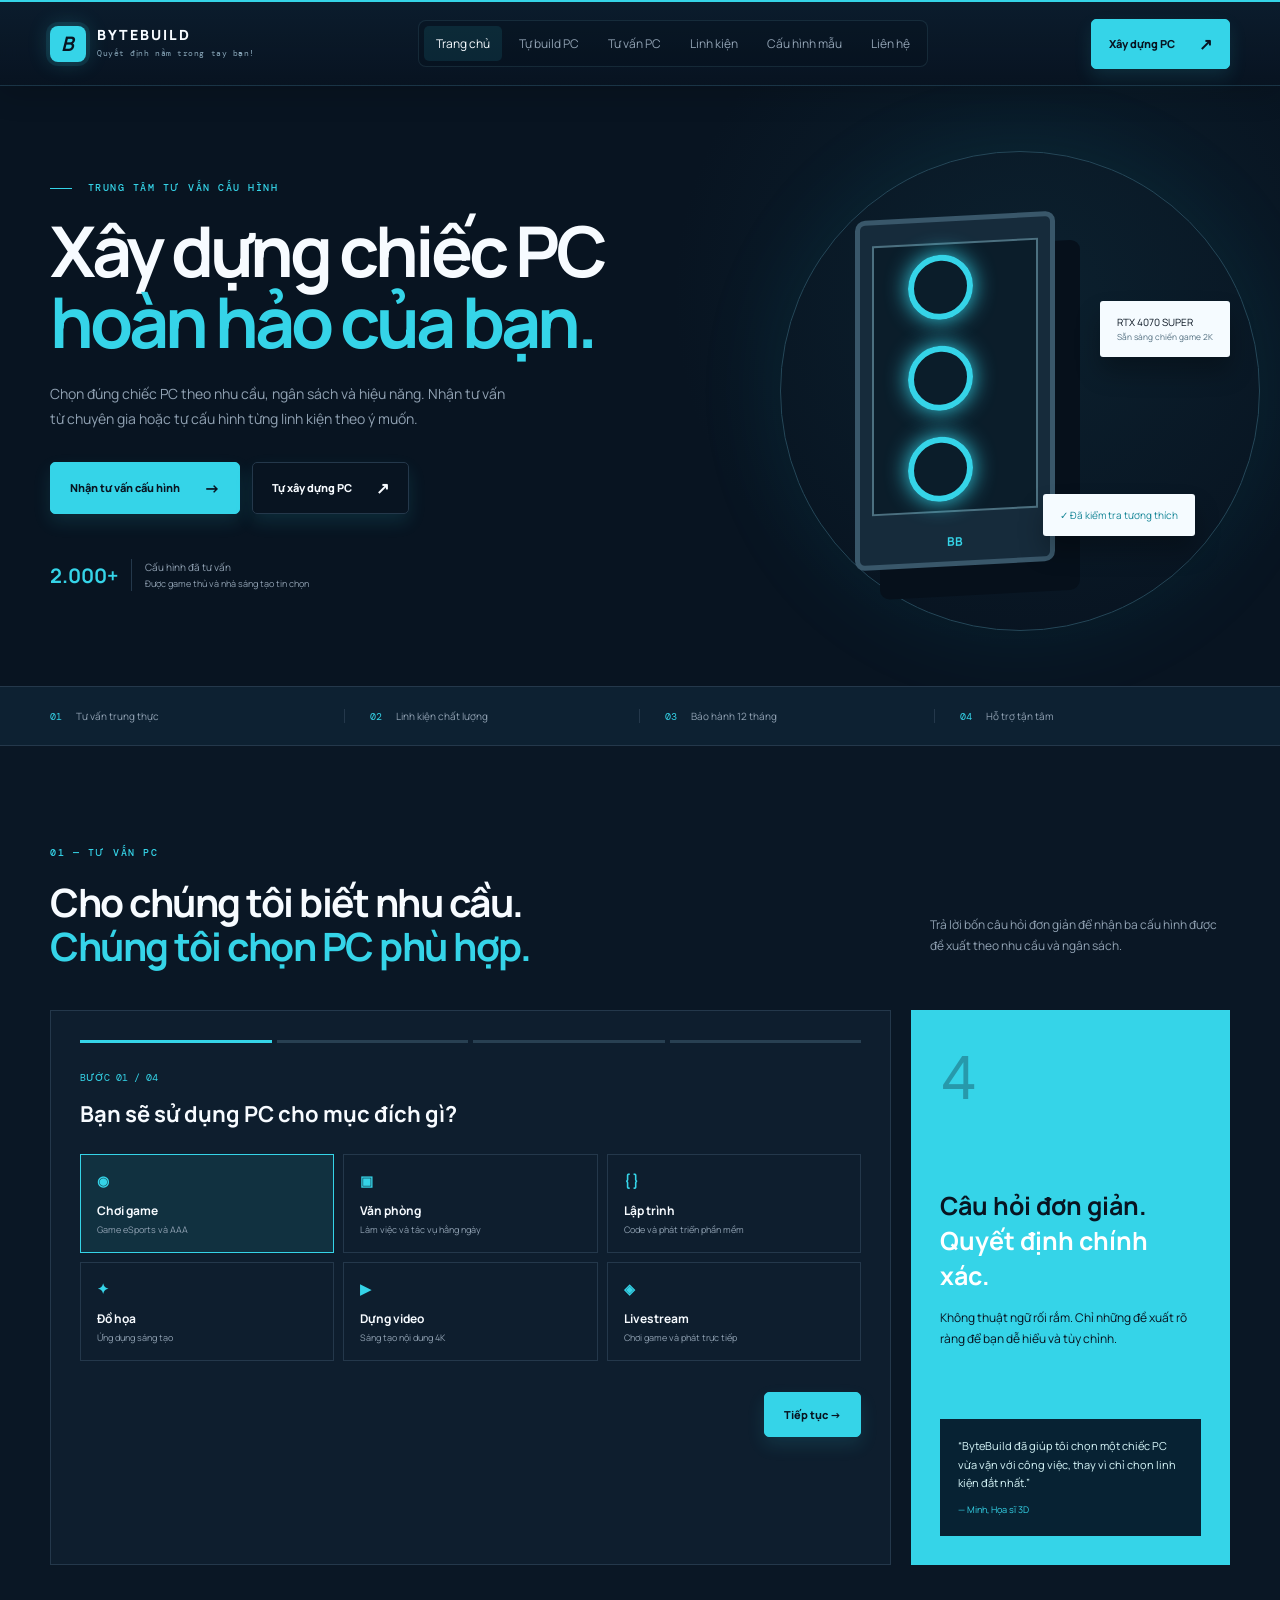
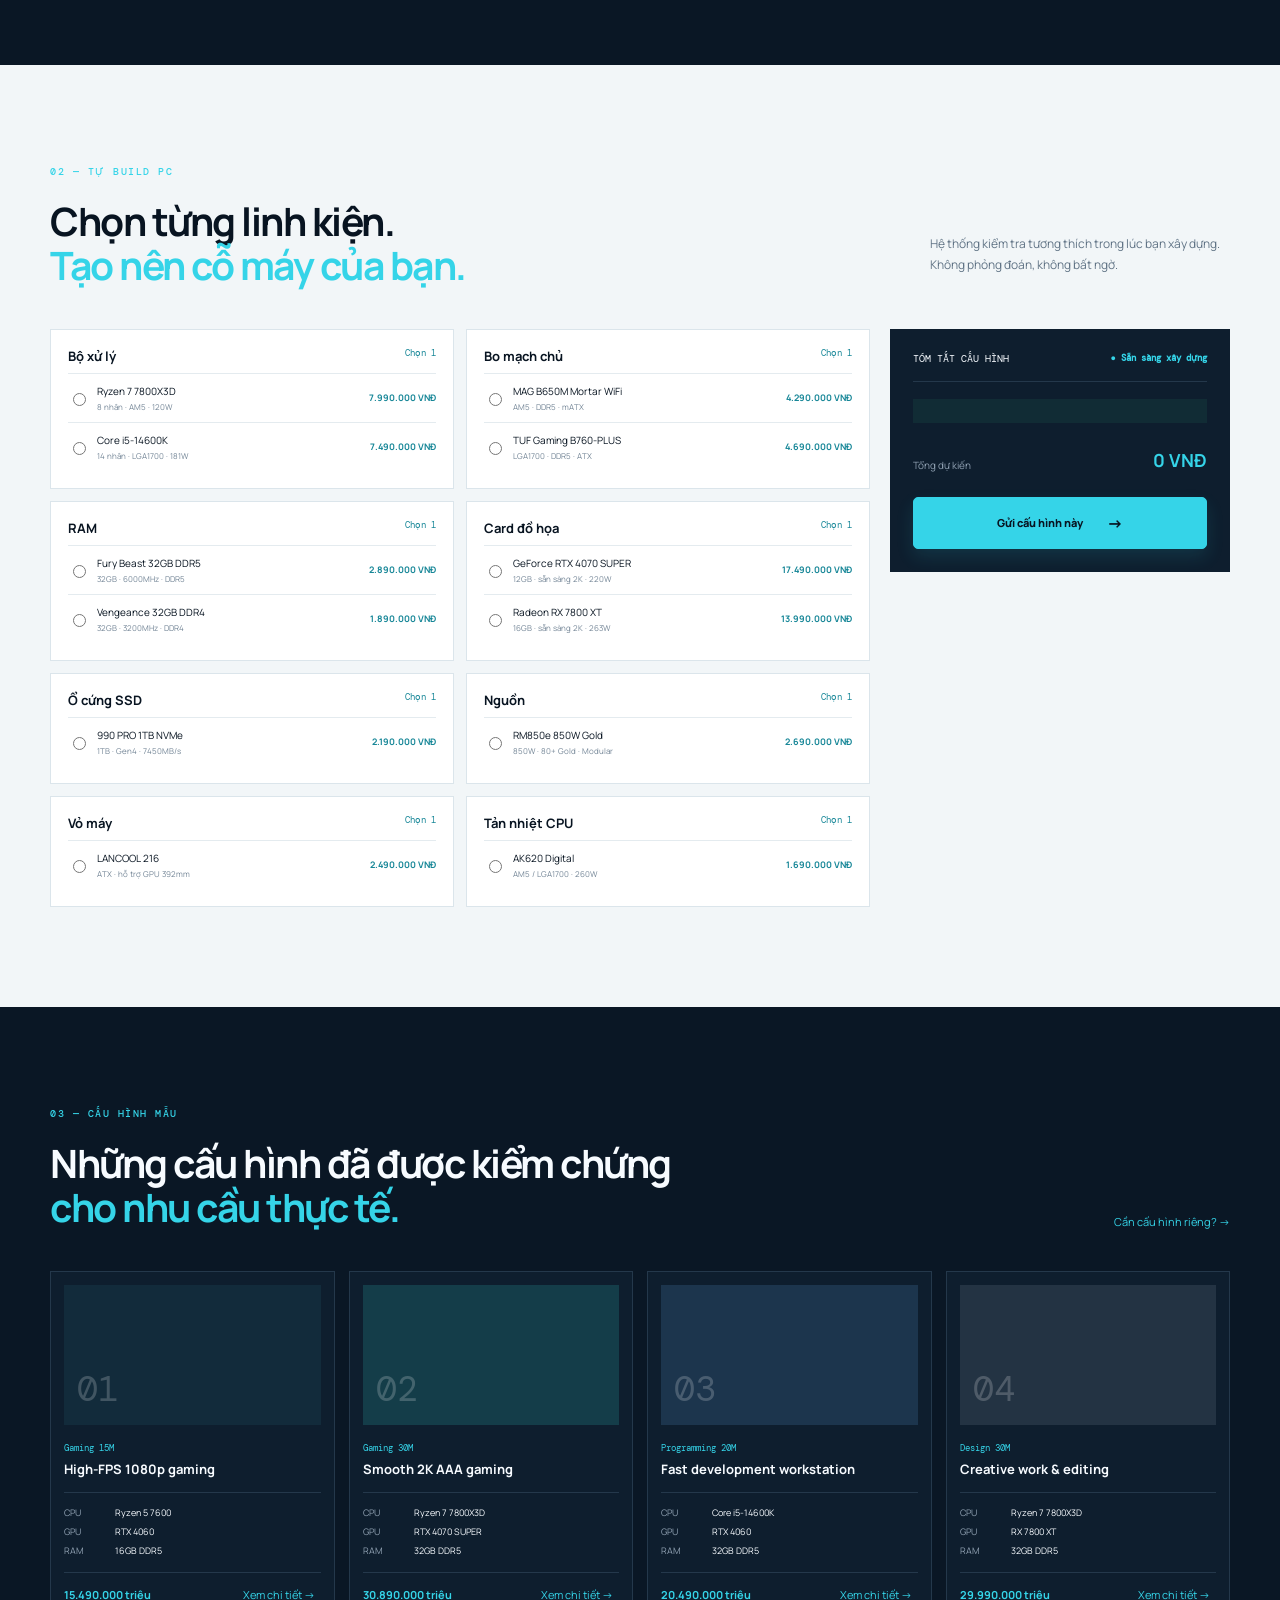
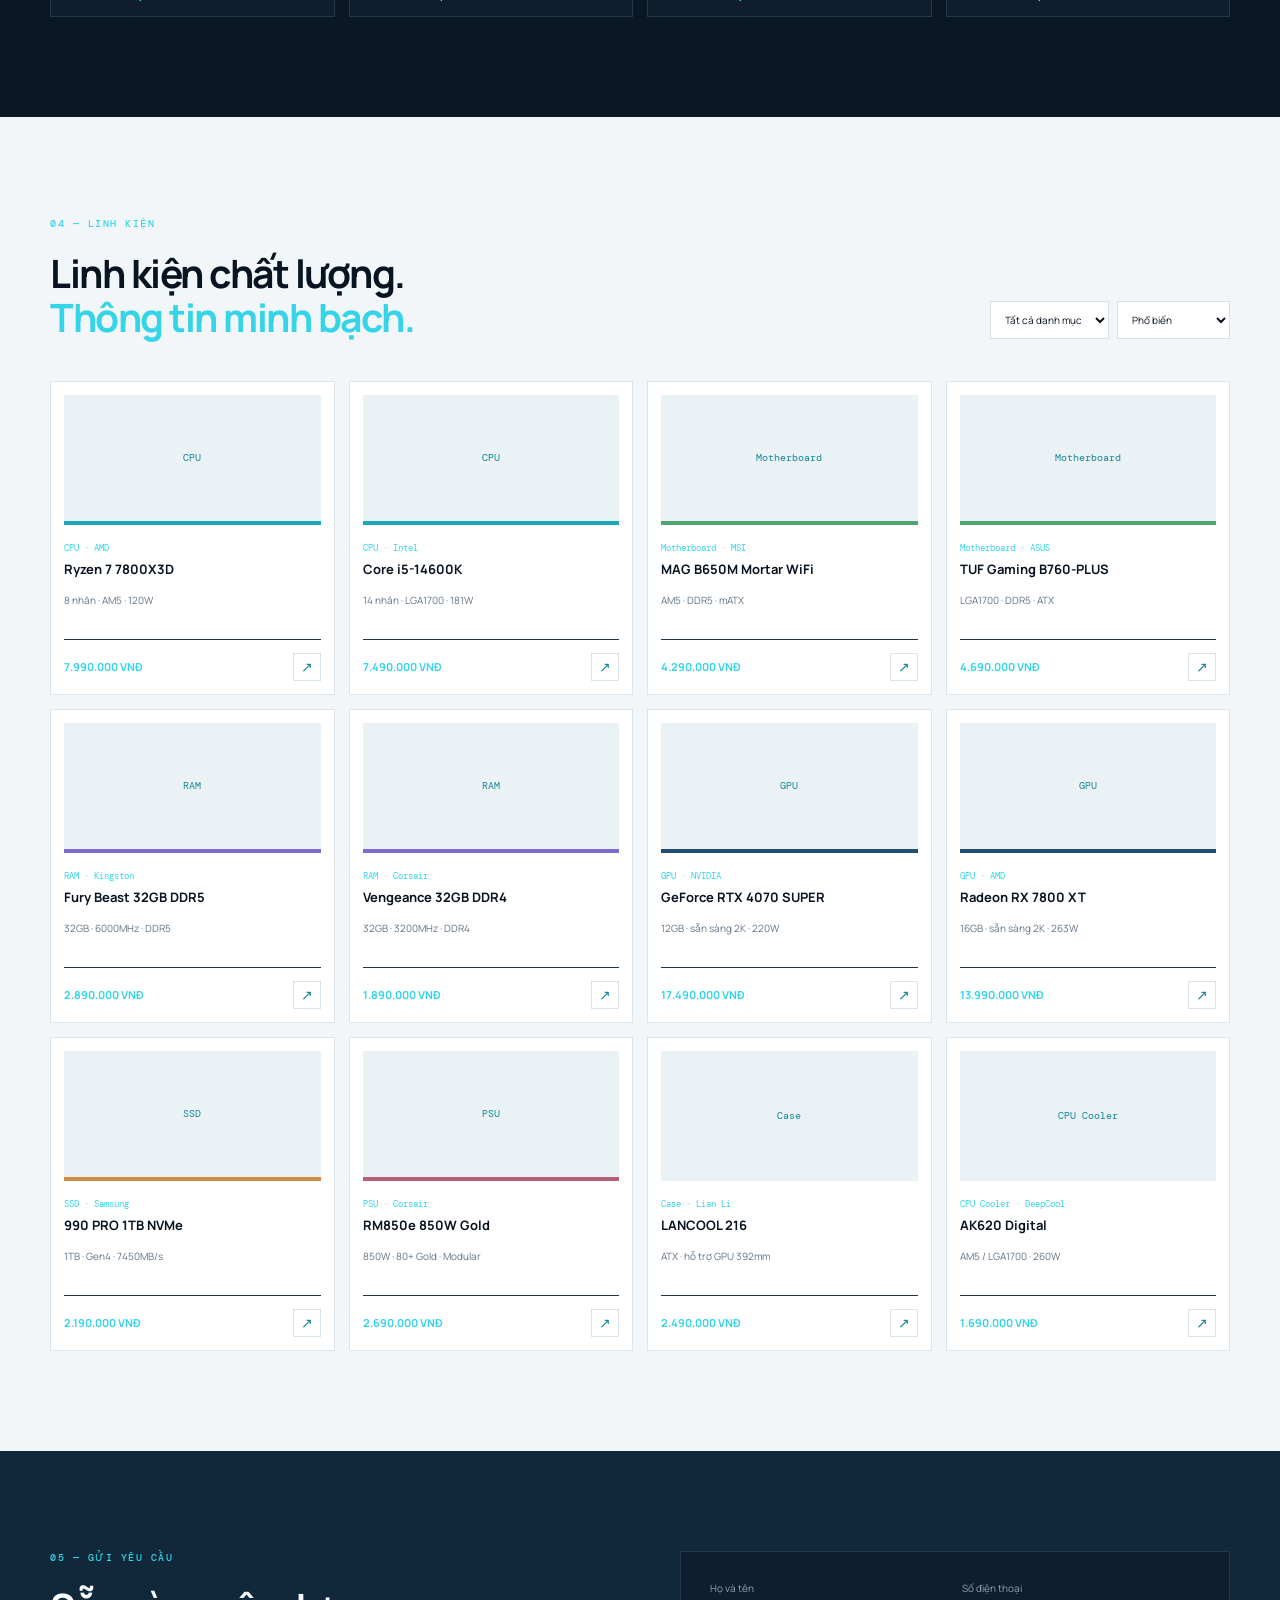
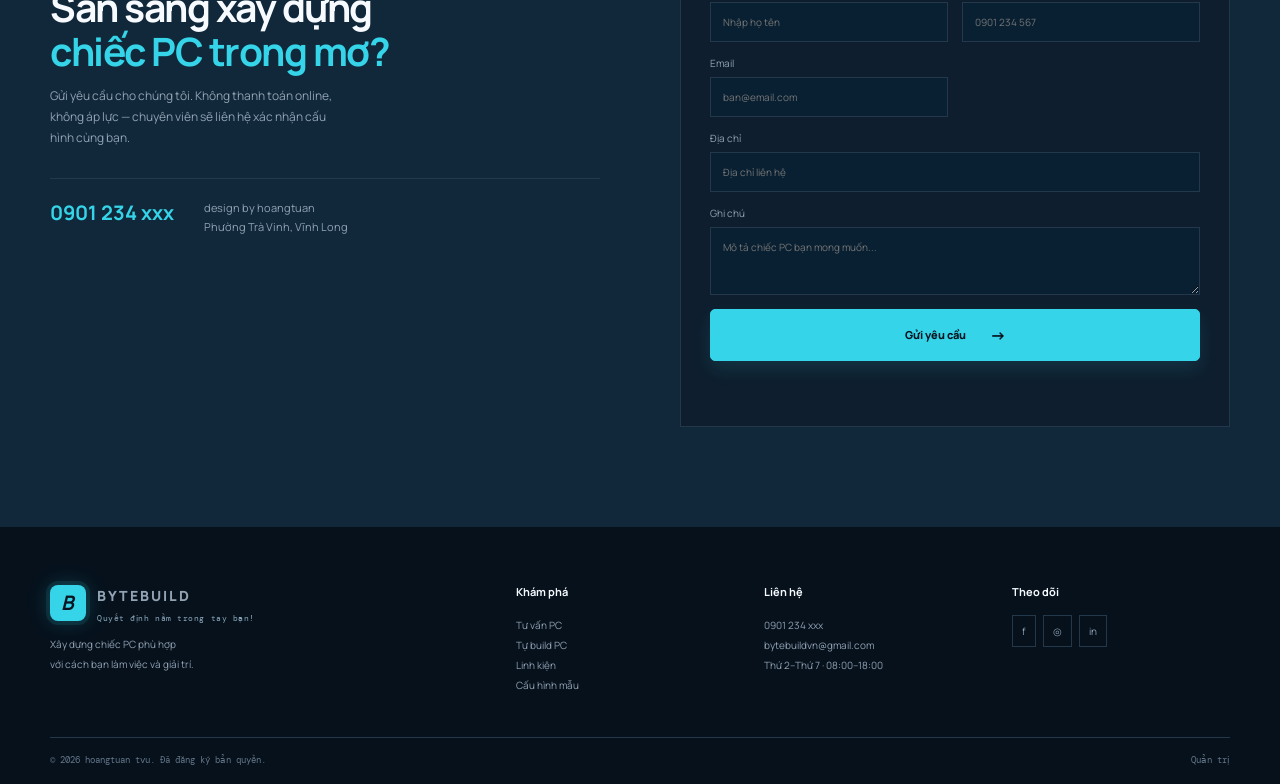
<file: index.html>
<!doctype html>
<html lang="vi">
<head>
  <meta charset="utf-8"><meta name="viewport" content="width=device-width,initial-scale=1">
  <meta name="description" content="ByteBuild tư vấn, xây dựng và tiếp nhận yêu cầu đặt PC phù hợp nhu cầu và ngân sách của bạn.">
  <title>ByteBuild — Quyết định nằm trong tay bạn!</title>
  <link rel="preconnect" href="https://fonts.googleapis.com"><link rel="preconnect" href="https://fonts.gstatic.com" crossorigin>
  <link href="https://fonts.googleapis.com/css2?family=DM+Mono:wght@400;500&family=Manrope:wght@400;600;700;800&display=swap" rel="stylesheet">
  <link rel="stylesheet" href="css/style.css">
</head>
<body>
<header class="site-header"><div class="container nav">
  <a class="logo" href="#home"><b>B</b><span class="logo-copy"><strong>BYTEBUILD</strong><small>Quyết định nằm trong tay bạn!</small></span></a>
  <nav><a href="#home">Trang chủ</a><a href="#builder">Tự build PC</a><a href="#advisor">Tư vấn PC</a><a href="#components">Linh kiện</a><a href="#builds">Cấu hình mẫu</a><a href="#contact">Liên hệ</a></nav>
  <a class="button button-small" href="#builder">Xây dựng PC <span>↗</span></a><button class="menu-toggle" aria-label="Mở menu">☰</button>
</div></header>
<main id="home">
  <section class="hero"><div class="container hero-grid"><div>
    <p class="kicker"><i></i> TRUNG TÂM TƯ VẤN CẤU HÌNH</p><h1>Xây dựng chiếc PC<br><em>hoàn hảo của bạn.</em></h1>
    <p class="lead">Chọn đúng chiếc PC theo nhu cầu, ngân sách và hiệu năng. Nhận tư vấn từ chuyên gia hoặc tự cấu hình từng linh kiện theo ý muốn.</p>
    <div class="hero-actions"><a class="button" href="#advisor">Nhận tư vấn cấu hình <span>→</span></a><a class="button button-outline" href="#builder">Tự xây dựng PC <span>↗</span></a></div>
    <div class="proof"><strong>2.000+</strong><span>Cấu hình đã tư vấn<br><small>Được game thủ và nhà sáng tạo tin chọn</small></span></div>
  </div><div class="hero-visual"><div class="orb"></div><div class="tower"><div class="glass"><i></i><i></i><i></i></div><b>BB</b></div><span class="spec spec-one">RTX 4070 SUPER<br><small>Sẵn sàng chiến game 2K</small></span><span class="spec spec-two">✓ Đã kiểm tra tương thích</span></div></div></section>
  <section class="trust"><div class="container trust-grid"><span><b>01</b> Tư vấn trung thực</span><span><b>02</b> Linh kiện chất lượng</span><span><b>03</b> Bảo hành 12 tháng</span><span><b>04</b> Hỗ trợ tận tâm</span></div></section>
  <section class="section" id="advisor"><div class="container"><div class="section-head"><div><p class="kicker">01 — TƯ VẤN PC</p><h2>Cho chúng tôi biết nhu cầu.<br><em>Chúng tôi chọn PC phù hợp.</em></h2></div><p class="muted">Trả lời bốn câu hỏi đơn giản để nhận ba cấu hình được đề xuất theo nhu cầu và ngân sách.</p></div>
    <div class="advisor-layout"><form class="panel advisor-form" id="advisor-form"><div class="progress"><span class="active"></span><span></span><span></span><span></span></div>
      <div class="advisor-step active" data-step="0"><p class="step-count">BƯỚC 01 / 04</p><h3>Bạn sẽ sử dụng PC cho mục đích gì?</h3><div class="option-grid">
        <label><input type="radio" name="usage" value="Gaming" checked><b>◉</b><strong>Chơi game</strong><small>Game eSports và AAA</small></label><label><input type="radio" name="usage" value="Office"><b>▣</b><strong>Văn phòng</strong><small>Làm việc và tác vụ hằng ngày</small></label><label><input type="radio" name="usage" value="Programming"><b>{ }</b><strong>Lập trình</strong><small>Code và phát triển phần mềm</small></label><label><input type="radio" name="usage" value="Design"><b>✦</b><strong>Đồ họa</strong><small>Ứng dụng sáng tạo</small></label><label><input type="radio" name="usage" value="Editing"><b>▶</b><strong>Dựng video</strong><small>Sáng tạo nội dung 4K</small></label><label><input type="radio" name="usage" value="Streaming"><b>◈</b><strong>Livestream</strong><small>Chơi game và phát trực tiếp</small></label>
      </div></div>
      <div class="advisor-step" data-step="1"><p class="step-count">BƯỚC 02 / 04</p><h3>Ngân sách của bạn là bao nhiêu?</h3><div class="budget-options"><label><input type="radio" name="budget" value="15000000" checked>10–15 triệu</label><label><input type="radio" name="budget" value="20000000">15–20 triệu</label><label><input type="radio" name="budget" value="30000000">20–30 triệu</label><label><input type="radio" name="budget" value="40000000">30–40 triệu</label><label><input type="radio" name="budget" value="50000000">Trên 40 triệu</label></div></div>
      <div class="advisor-step" data-step="2"><p class="step-count">BƯỚC 03 / 04</p><h3>Điều gì quan trọng nhất với bạn?</h3><div class="option-grid compact"><label><input type="radio" name="preference" value="Performance" checked><strong>Hiệu năng</strong><small>Tối đa FPS và sức mạnh</small></label><label><input type="radio" name="preference" value="Balanced"><strong>Cân bằng</strong><small>Lựa chọn toàn diện nhất</small></label><label><input type="radio" name="preference" value="Value"><strong>Tiết kiệm</strong><small>Phân bổ ngân sách thông minh</small></label><label><input type="radio" name="preference" value="Low Power"><strong>Tiết kiệm điện</strong><small>Êm ái và hiệu quả</small></label></div><div class="checks"><label><input type="checkbox" name="feature" value="WiFi"> WiFi</label><label><input type="checkbox" name="feature" value="Bluetooth"> Bluetooth</label><label><input type="checkbox" name="feature" value="RGB"> RGB</label><label><input type="checkbox" name="feature" value="Upgradeability"> Dễ nâng cấp</label></div></div>
      <div class="advisor-step" data-step="3"><p class="step-count">BƯỚC 04 / 04</p><h3>Cấu hình đề xuất đã sẵn sàng.</h3><p class="muted">Đây là những cấu hình phù hợp với nhu cầu, ngân sách và ưu tiên của bạn.</p><div id="recommendations" class="recommendations"></div></div> 
      <div class="form-actions"><button type="button" class="button button-outline" id="advisor-back">Quay lại</button><button type="button" class="button" id="advisor-next">Tiếp tục <span>→</span></button></div>
    </form><aside class="advisor-aside"><span class="aside-number">4</span><h3>Câu hỏi đơn giản.<br><em>Quyết định chính xác.</em></h3><p>Không thuật ngữ rối rắm. Chỉ những đề xuất rõ ràng để bạn dễ hiểu và tùy chỉnh.</p><div class="quote">“ByteBuild đã giúp tôi chọn một chiếc PC vừa vặn với công việc, thay vì chỉ chọn linh kiện đắt nhất.”<small>— Minh, Họa sĩ 3D</small></div></aside></div></div></section>
  <section class="section light" id="builder"><div class="container"><div class="section-head"><div><p class="kicker">02 — TỰ BUILD PC</p><h2>Chọn từng linh kiện.<br><em>Tạo nên cỗ máy của bạn.</em></h2></div><p class="muted">Hệ thống kiểm tra tương thích trong lúc bạn xây dựng. Không phỏng đoán, không bất ngờ.</p></div><div class="builder-layout"><div class="builder-categories" id="builder-categories"></div><aside class="build-summary"><div class="summary-top"><span>TÓM TẮT CẤU HÌNH</span><b id="compat-status">● Sẵn sàng xây dựng</b></div><div id="summary-items"></div><div class="compatibility" id="compatibility"></div><div class="total"><span>Tổng dự kiến</span><strong id="builder-total">0 VNĐ</strong></div><button class="button full" id="request-build">Gửi cấu hình này <span>→</span></button></aside></div></div></section>
  <section class="section" id="builds"><div class="container"><div class="section-head"><div><p class="kicker">03 — CẤU HÌNH MẪU</p><h2>Những cấu hình đã được kiểm chứng<br><em>cho nhu cầu thực tế.</em></h2></div><a class="text-link" href="#contact">Cần cấu hình riêng? →</a></div><div class="build-cards" id="build-cards"></div></div></section>
  <section class="section light" id="components"><div class="container"><div class="section-head"><div><p class="kicker">04 — LINH KIỆN</p><h2>Linh kiện chất lượng.<br><em>Thông tin minh bạch.</em></h2></div><div class="filters"><select id="component-filter"><option value="All">Tất cả danh mục</option><option>CPU</option><option>GPU</option><option>RAM</option><option>Motherboard</option><option>SSD</option><option>PSU</option></select><select id="component-sort"><option value="default">Phổ biến</option><option value="low">Giá thấp → cao</option><option value="high">Giá cao → thấp</option></select></div></div><div class="component-grid" id="component-grid"></div></div></section>
  <section class="contact-section" id="contact"><div class="container contact-grid"><div><p class="kicker">05 — GỬI YÊU CẦU</p><h2>Sẵn sàng xây dựng<br><em>chiếc PC trong mơ?</em></h2><p class="muted">Gửi yêu cầu cho chúng tôi. Không thanh toán online, không áp lực — chuyên viên sẽ liên hệ xác nhận cấu hình cùng bạn.</p><div class="contact-details"><b>0901 234 xxx</b><span>design by hoangtuan<br>Phường Trà Vinh, Vĩnh Long</span></div></div><form class="panel contact-form" id="contact-form"><input type="hidden" id="contact-build"><label>Họ và tên<input required name="name" placeholder="Nhập họ tên"></label><label>Số điện thoại<input required name="phone" pattern="[0-9 +()-]{8,}" placeholder="0901 234 567"></label><label>Email<input type="email" name="email" placeholder="ban@email.com"></label><label>Địa chỉ<input name="address" placeholder="Địa chỉ liên hệ"></label><label>Ghi chú<textarea name="note" rows="3" placeholder="Mô tả chiếc PC bạn mong muốn..."></textarea></label><button class="button full" type="submit">Gửi yêu cầu <span>→</span></button><p class="form-message" id="contact-message"></p></form></div></section>
</main>
<footer><div class="container footer-grid"><div><a class="logo" href="#home"><b>B</b><span class="logo-copy"><strong>BYTEBUILD</strong><small>Quyết định nằm trong tay bạn!</small></span></a><p>Xây dựng chiếc PC phù hợp<br>với cách bạn làm việc và giải trí.</p></div><div><h4>Khám phá</h4><a href="#advisor">Tư vấn PC</a><a href="#builder">Tự build PC</a><a href="#components">Linh kiện</a><a href="#builds">Cấu hình mẫu</a></div><div><h4>Liên hệ</h4><span>0901 234 xxx</span><span>bytebuildvn@gmail.com</span><span>Thứ 2–Thứ 7 · 08:00–18:00</span></div><div><h4>Theo dõi</h4><div class="socials"><span>f</span><span>◎</span><span>in</span></div></div></div><div class="container copyright">© 2026 hoangtuan tvu. Đã đăng ký bản quyền. <a href="admin/index.php">Quản trị</a></div></footer>
<script src="js/data.js"></script>
</body></html>
</file>
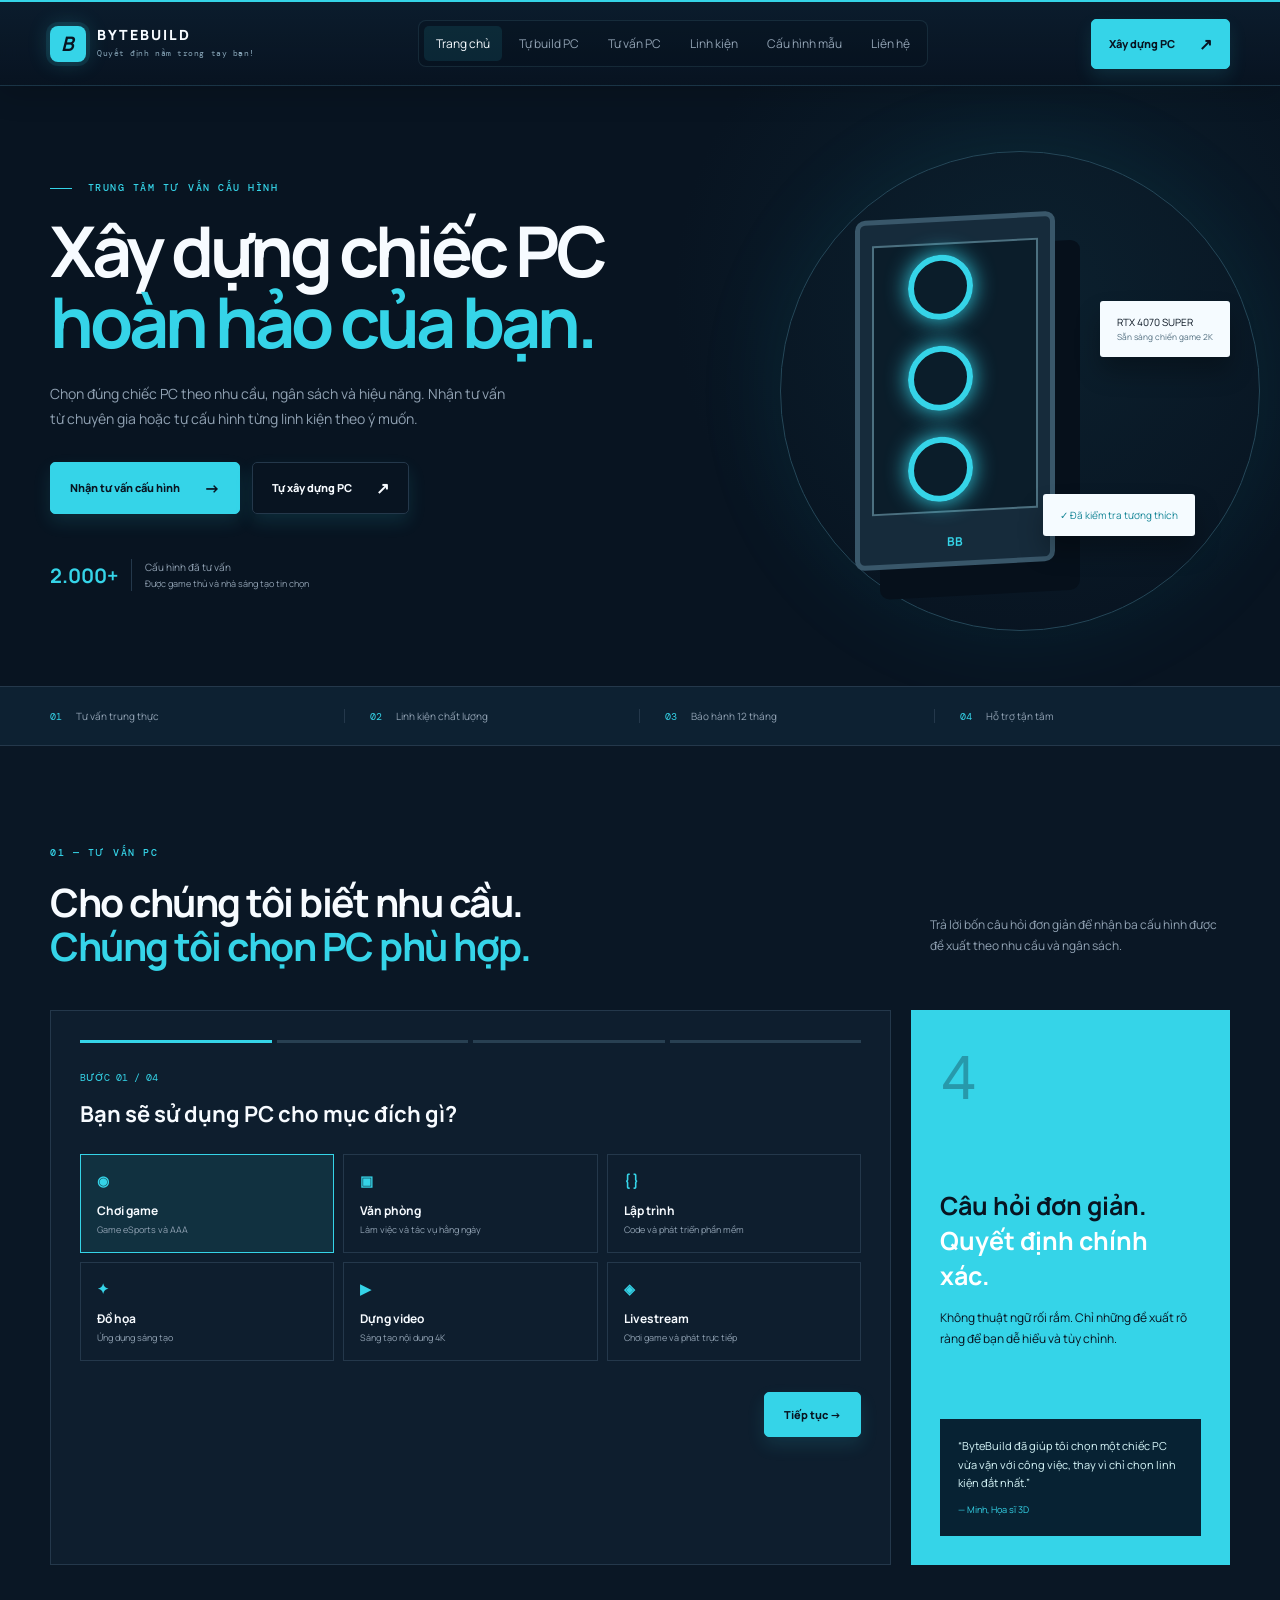
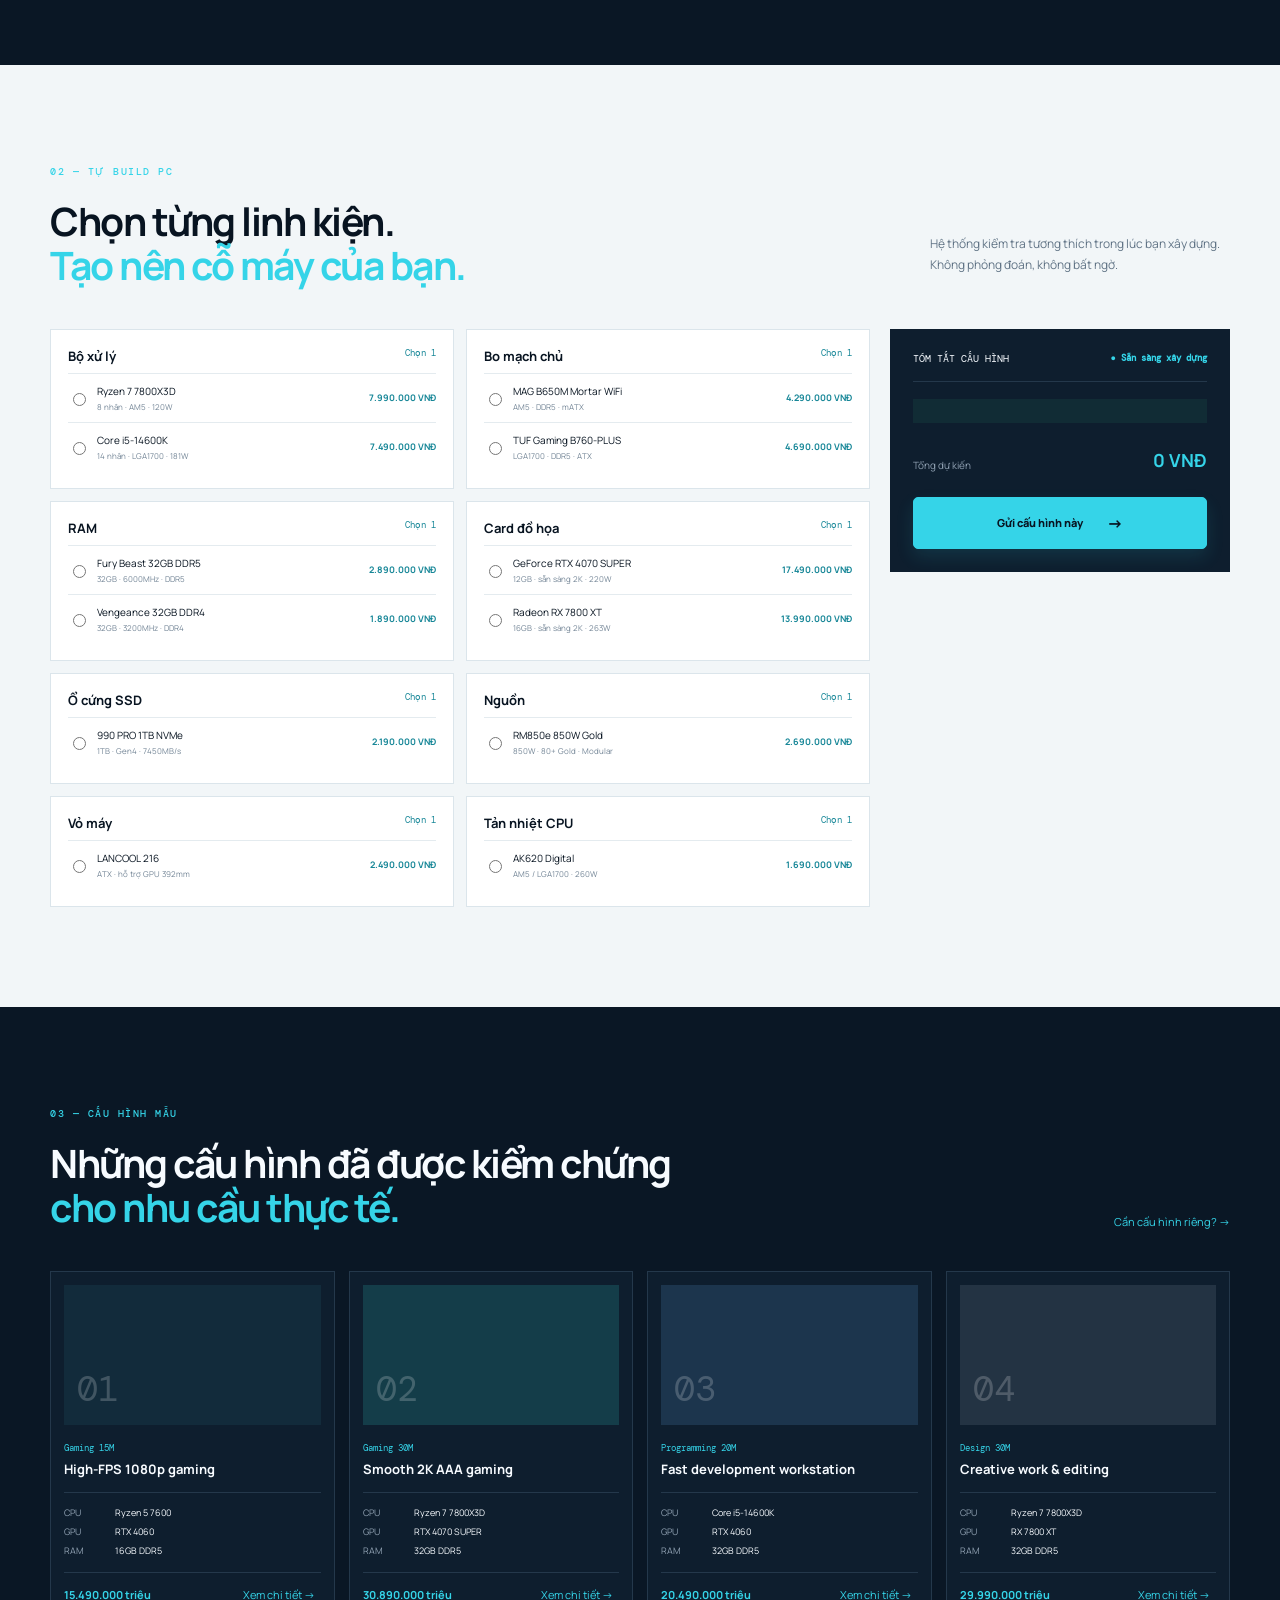
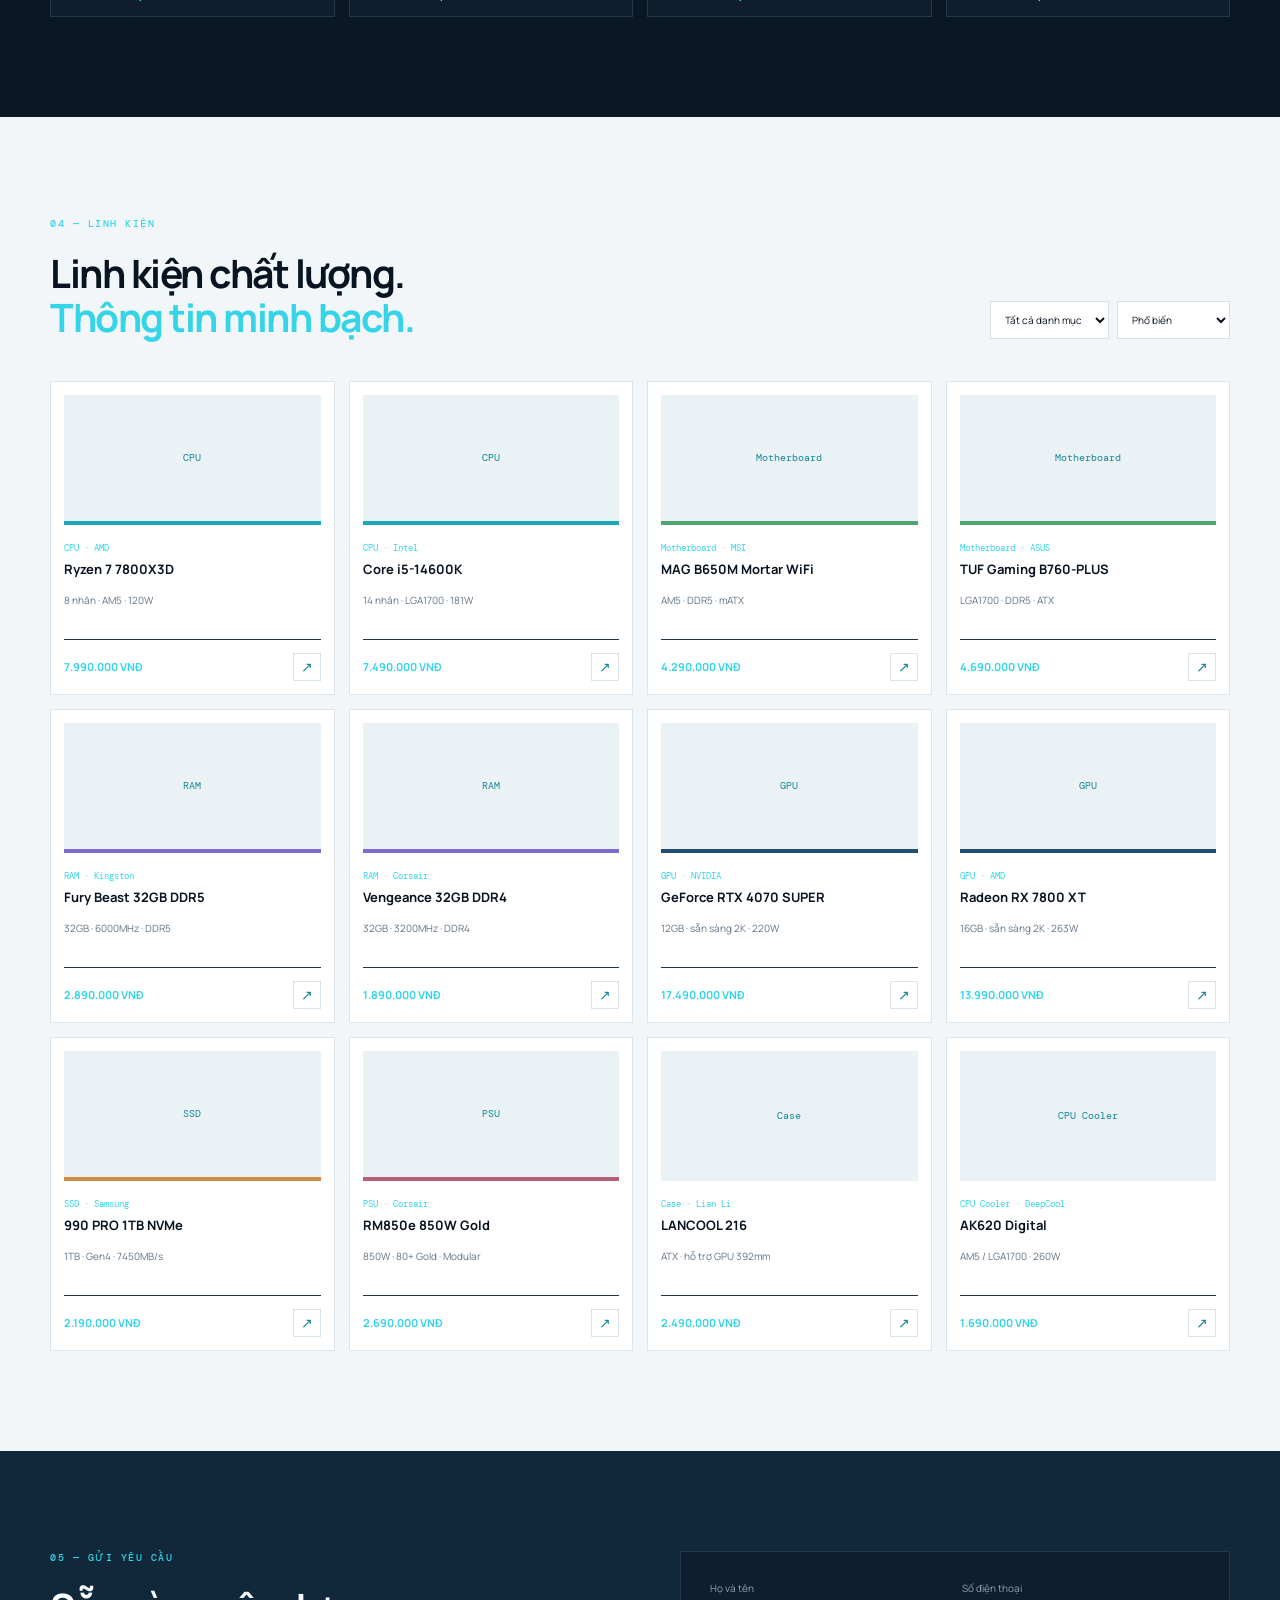
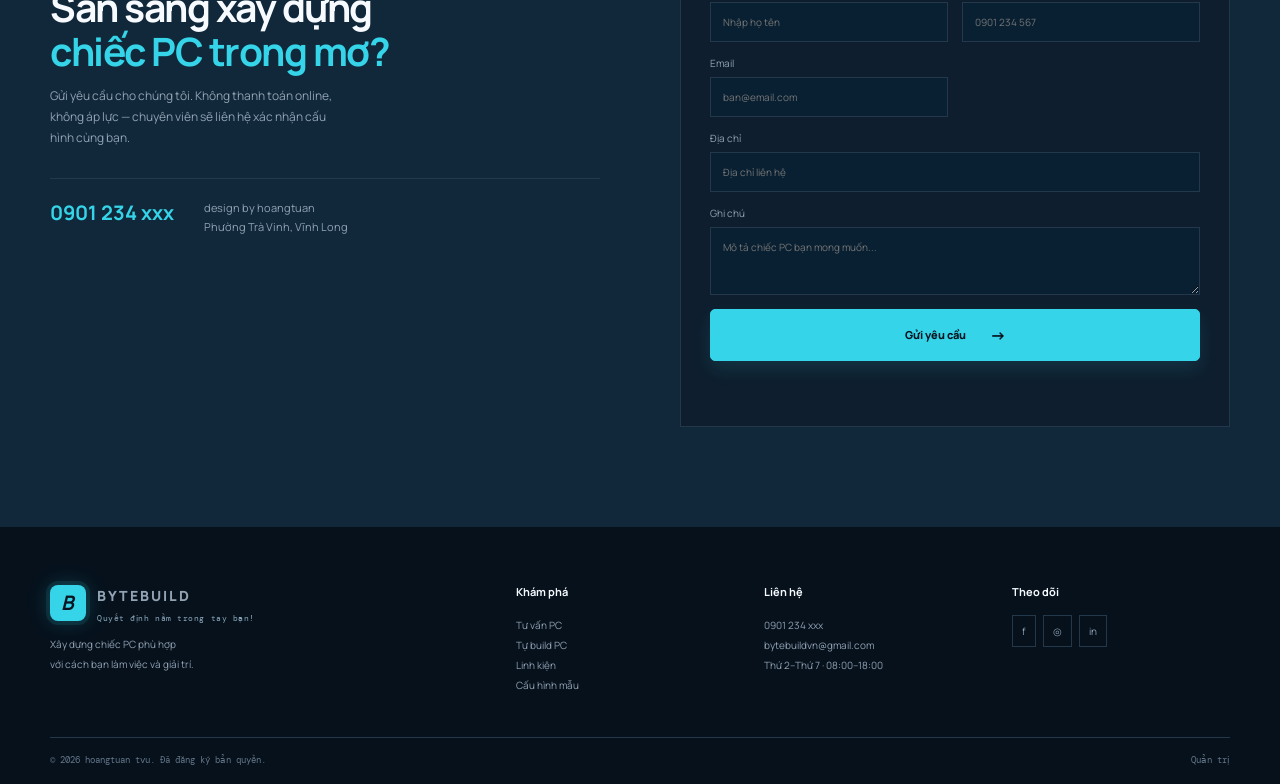
<file: html/index.html>
<!DOCTYPE html>
<html lang="vi">
<head>
    <meta charset="UTF-8">
    <meta name="viewport" content="width=device-width, initial-scale=1.0">
    <meta http-equiv="refresh" content="0; url=../index.html">
    <title>ByteBuild — Build PC đúng nhu cầu</title>
    <script>
        window.location.replace("../index.html");
    </script>
</head>
<body>
    <p>Đang chuyển đến <a href="../index.html">trang ByteBuild</a>...</p>
</body>
</html>
</file>
<file: css/style.css>
:root{--navy:#081421;--panel:#0e1e2e;--cyan:#35d4e8;--white:#f7fbff;--muted:#91a2b3;--line:#24384b;--bg:#0a1725;--soft:#102235;--danger:#ff806f}*{box-sizing:border-box}html{scroll-behavior:smooth}body{margin:0;background:var(--bg);color:var(--white);font:14px Manrope,Arial,sans-serif}a{color:inherit;text-decoration:none}button,input,select,textarea{font:inherit}.container{width:min(1180px,calc(100% - 48px));margin:auto}.site-header{height:78px;border-bottom:1px solid var(--line);background:rgba(8,20,33,.94);position:sticky;top:0;z-index:10;backdrop-filter:blur(10px)}.nav{height:100%;display:flex;align-items:center;justify-content:space-between;gap:30px}.logo{display:flex;align-items:center;gap:10px;font-weight:800;letter-spacing:2px}.logo>b{display:grid;place-items:center;width:32px;height:32px;background:var(--cyan);color:var(--navy);border-radius:4px;font-size:20px;font-style:italic}.logo small{display:block;font:8px 'DM Mono';font-weight:400;letter-spacing:.8px;color:var(--muted);margin-top:3px}nav{display:flex;gap:24px;color:var(--muted);font-size:12px}nav a:hover,.text-link:hover{color:var(--cyan)}.button{display:inline-flex;align-items:center;justify-content:center;gap:24px;padding:14px 19px;background:var(--cyan);color:var(--navy);font-weight:800;font-size:11px;border:1px solid var(--cyan);border-radius:3px;cursor:pointer;transition:.2s}.button:hover{background:#9af3fb;transform:translateY(-2px)}.button span{font-size:16px}.button-small{padding:11px 15px}.button-outline{background:transparent;color:var(--white);border-color:var(--line)}.button-outline:hover{border-color:var(--cyan);color:var(--cyan);background:transparent}.menu-toggle{display:none;background:none;color:var(--white);border:0;font-size:22px}.hero{min-height:600px;background:radial-gradient(circle at 80% 35%,#133a4a55,transparent 32%),var(--navy);overflow:hidden}.hero-grid{min-height:600px;display:grid;grid-template-columns:1fr 1fr;align-items:center}.kicker{font:500 10px 'DM Mono';letter-spacing:1.5px;color:var(--cyan);margin:0 0 21px}.kicker i{display:inline-block;width:22px;height:1px;background:var(--cyan);vertical-align:middle;margin-right:8px}.hero h1{font-size:70px;line-height:1.02;letter-spacing:-4px;margin:0 0 23px}.hero em,h2 em{font-style:normal;color:var(--cyan)}.lead{color:var(--muted);max-width:460px;line-height:1.8}.hero-actions{display:flex;gap:12px;margin-top:31px}.proof{display:flex;gap:13px;align-items:center;margin-top:45px}.proof strong{font-size:20px;color:var(--cyan)}.proof span{font-size:10px;border-left:1px solid var(--line);padding-left:13px;color:var(--muted);line-height:1.6}.proof small{font-size:9px}.hero-visual{height:500px;position:relative}.orb{width:480px;height:480px;border:1px solid #244758;border-radius:50%;position:absolute;top:15px;right:-30px;box-shadow:0 0 100px #1bc6e313}.tower{position:absolute;top:80px;right:175px;width:200px;height:350px;background:#162b3b;border:5px solid #39576a;border-radius:10px;transform:skewY(-3deg);box-shadow:25px 30px 0 #06101b}.glass{margin:21px 12px;height:270px;border:2px solid #4c7080;background:#0a1b28dd;display:flex;flex-direction:column;justify-content:center;gap:26px;padding-left:34px}.glass i{width:65px;height:65px;border-radius:50%;border:6px solid var(--cyan);box-shadow:0 0 22px var(--cyan)}.tower>b{display:block;text-align:center;color:var(--cyan);font-size:12px;margin-top:18px}.spec{position:absolute;padding:14px 17px;background:#f5fbff;color:var(--navy);font-size:10px;border-radius:3px;box-shadow:0 15px 25px #0004}.spec small{color:#547080}.spec-one{top:165px;right:0}.spec-two{bottom:100px;right:35px;color:#168697}.trust{background:#0d2132;border-block:1px solid var(--line)}.trust-grid{display:grid;grid-template-columns:repeat(4,1fr);padding:22px 0;color:var(--muted);font-size:10px}.trust-grid span{border-right:1px solid var(--line);padding-left:25px}.trust-grid span:first-child{padding-left:0}.trust-grid span:last-child{border:0}.trust-grid b{font:10px 'DM Mono';color:var(--cyan);margin-right:12px}.section{padding:100px 0}.section.light{background:#f2f6f8;color:var(--navy)}.section-head{display:flex;justify-content:space-between;align-items:end;margin-bottom:42px}.section-head h2,.contact-section h2{font-size:39px;line-height:1.13;letter-spacing:-1.5px;margin:0}.muted{color:var(--muted);font-size:12px;line-height:1.75;max-width:300px}.section.light .muted{color:#617486}.advisor-layout{display:grid;grid-template-columns:1.45fr .55fr;gap:20px}.panel{background:var(--panel);border:1px solid var(--line);padding:29px}.progress{display:flex;gap:5px;margin-bottom:28px}.progress span{height:3px;background:#284052;flex:1}.progress .active{background:var(--cyan)}.step-count{font:10px 'DM Mono';color:var(--cyan)}.advisor-step{display:none}.advisor-step.active{display:block}.advisor-step h3{font-size:22px;margin:15px 0 25px}.option-grid{display:grid;grid-template-columns:repeat(3,1fr);gap:9px}.option-grid label,.budget-options label{border:1px solid var(--line);padding:16px;cursor:pointer;min-height:90px}.option-grid label:has(input:checked),.budget-options label:has(input:checked){border-color:var(--cyan);background:#113140}.option-grid input,.budget-options input{display:none}.option-grid b{color:var(--cyan);display:block;margin-bottom:12px}.option-grid strong{font-size:12px;display:block}.option-grid small{font-size:9px;color:var(--muted);display:block;margin-top:4px}.option-grid.compact label{min-height:82px}.budget-options{display:grid;grid-template-columns:repeat(2,1fr);gap:10px}.budget-options label{min-height:auto}.checks{display:flex;gap:20px;margin-top:22px;color:var(--muted);font-size:11px}.form-actions{display:flex;justify-content:space-between;margin-top:31px}.advisor-aside{background:var(--cyan);color:var(--navy);padding:29px;position:relative}.aside-number{font:60px 'DM Mono';opacity:.3}.advisor-aside h3{font-size:25px;margin:70px 0 15px}.advisor-aside em{font-style:normal;color:white}.advisor-aside p{font-size:12px;line-height:1.7}.quote{background:#072233;color:#d8f7fa;padding:18px;font-size:11px;line-height:1.7;margin-top:70px}.quote small{display:block;color:var(--cyan);margin-top:9px}.builder-layout{display:grid;grid-template-columns:1fr 340px;gap:20px}.builder-categories{display:grid;grid-template-columns:1fr 1fr;gap:12px}.builder-category{background:#fff;border:1px solid #dbe5eb;padding:17px}.builder-category h3{margin:0 0 8px;font-size:13px}.builder-category h3 small{float:right;color:#168697;font:9px 'DM Mono'}.part-row{display:flex;align-items:center;gap:8px;border-top:1px solid #e4ebef;padding:10px 0;font-size:10px;cursor:pointer}.part-row input{accent-color:#0aaec0}.part-row span{flex:1}.part-row span small{display:block;color:#738596;font-size:8px;margin-top:3px}.part-row>b{font-size:9px;color:#168697}.build-summary{background:var(--panel);color:var(--white);padding:23px;height:max-content;position:sticky;top:100px}.summary-top{display:flex;justify-content:space-between;border-bottom:1px solid var(--line);padding-bottom:16px;font:10px 'DM Mono'}.summary-top b{color:var(--cyan);font-size:9px}.summary-top b.danger{color:var(--danger)}.summary-row{display:flex;justify-content:space-between;gap:10px;padding:11px 0;border-bottom:1px solid #203346;font-size:9px}.summary-row span{color:var(--muted);font:9px 'DM Mono'}.summary-row b{text-align:right;font-size:9px}.compatibility{margin-top:17px;padding:12px;background:#112c35;color:#b2dfe0;font-size:10px}.compatibility strong{color:var(--cyan);font-size:10px}.compatibility strong:not(.ok){color:var(--danger)}.compatibility p{margin:6px 0 0;font-size:9px}.total{display:flex;justify-content:space-between;align-items:end;margin:25px 0}.total span{font-size:10px;color:var(--muted)}.total strong{color:var(--cyan);font-size:18px}.full{width:100%}.build-cards{display:grid;grid-template-columns:repeat(4,1fr);gap:14px}.build-card,.component-card{background:var(--panel);border:1px solid var(--line);padding:13px}.build-art,.component-art{height:140px;background:#122b3b;display:flex;align-items:end;padding:13px;margin-bottom:17px}.build-art span{font:35px 'DM Mono';color:#ffffff33}.art-1{background:#143d49}.art-2{background:#1c354d}.art-3{background:#233343}.category{font:9px 'DM Mono';color:var(--cyan);margin:0 0 6px}.build-card h3,.component-card h3{font-size:13px;margin:0 0 14px}.build-card dl{display:grid;grid-template-columns:45px 1fr;gap:6px;border-top:1px solid var(--line);padding-top:13px;font-size:9px}.build-card dt{color:var(--muted)}.build-card dd{margin:0}.card-bottom{display:flex;justify-content:space-between;align-items:center;border-top:1px solid var(--line);margin-top:15px;padding-top:13px}.card-bottom>b{font-size:11px;color:var(--cyan)}.text-link,.text-button{font-size:11px;color:var(--cyan);background:none;border:0;cursor:pointer}.filters{display:flex;gap:8px}.filters select{background:#fff;color:var(--navy);border:1px solid #d6e1e7;padding:10px;font-size:10px}.component-grid{display:grid;grid-template-columns:repeat(4,1fr);gap:14px}.component-card{background:#fff;color:var(--navy);border-color:#dbe5eb}.component-art{height:130px;background:#eaf2f5;align-items:center;justify-content:center;color:#168697;font:10px 'DM Mono'}.component-art.cpu{border-bottom:4px solid #1ba8bb}.component-art.gpu{border-bottom:4px solid #214d70}.component-art.ram{border-bottom:4px solid #806bd1}.component-art.motherboard{border-bottom:4px solid #4da56f}.component-art.ssd{border-bottom:4px solid #d18d45}.component-art.psu{border-bottom:4px solid #b96073}.component-card .muted{font-size:10px;height:32px}.icon-button{border:1px solid #d8e4e9;background:none;color:#168697;width:28px;height:28px;cursor:pointer}.contact-section{padding:100px 0;background:#10283a}.contact-grid{display:grid;grid-template-columns:1fr 1fr;gap:80px}.contact-details{border-top:1px solid var(--line);margin-top:30px;padding-top:20px;display:flex;gap:30px}.contact-details b{color:var(--cyan);font-size:20px}.contact-details span{color:var(--muted);font-size:11px;line-height:1.7}.contact-form{display:grid;grid-template-columns:1fr 1fr;gap:14px}.contact-form label{font-size:10px;color:var(--muted)}.contact-form label:nth-of-type(4),.contact-form label:nth-of-type(5),.contact-form button,.form-message{grid-column:span 2}.contact-form input,.contact-form textarea{display:block;width:100%;margin-top:7px;background:#092032;border:1px solid var(--line);color:#fff;padding:12px;outline:0}.contact-form input:focus,.contact-form textarea:focus{border-color:var(--cyan)}.form-message{color:var(--cyan);font-size:11px;line-height:1.5}.toast{position:fixed;right:25px;bottom:25px;z-index:20;background:var(--cyan);color:var(--navy);padding:15px 18px;font-size:11px;font-weight:700;max-width:340px;box-shadow:0 8px 30px #0005}footer{background:#06111c;padding:55px 0 18px}.footer-grid{display:grid;grid-template-columns:2fr 1fr 1fr 1fr;gap:30px}.footer-grid h4{font-size:11px;margin:2px 0 16px}.footer-grid a:not(.logo),.footer-grid span,.footer-grid p{display:block;color:var(--muted);font-size:10px;line-height:2}.socials{display:flex;gap:7px}.socials span{border:1px solid var(--line);padding:5px 9px!important}.copyright{border-top:1px solid var(--line);margin-top:42px;padding-top:16px;color:#657789;font:9px 'DM Mono'}.copyright a{float:right}
.recommendations{display:grid;grid-template-columns:repeat(3,1fr);gap:10px}.recommendation{background:#0a1a29;border:1px solid var(--line);padding:15px;min-width:0}.recommendation .rec-heading{min-height:42px}.recommendation .rec-heading>b{display:block;color:var(--cyan);font-size:12px}.recommendation .rec-heading small{display:block;color:var(--muted);font-size:9px;margin-top:5px}.recommendation p{border-block:1px solid var(--line);padding:13px 0;margin:13px 0;font-size:10px;line-height:1.9}.recommendation p strong{display:inline-block;width:40px;color:var(--muted);font-size:9px}.recommendation .rec-footer{display:flex;align-items:center;justify-content:space-between;gap:8px}.recommendation .rec-footer>b{color:var(--white);font-size:12px;white-space:nowrap}.recommendation .text-button{font-size:9px;text-align:right}.recommendation+.recommendation{margin-top:0}
.contact-section{padding:100px 0;background:#10283a}.contact-grid{display:grid;grid-template-columns:1fr 1fr;gap:80px}.contact-details{border-top:1px solid var(--line);margin-top:30px;padding-top:20px;display:flex;gap:30px}.contact-details b{color:var(--cyan);font-size:20px}.contact-details span{color:var(--muted);font-size:11px;line-height:1.7}.contact-form{display:grid;grid-template-columns:1fr 1fr;gap:14px}.contact-form label{font-size:10px;color:var(--muted)}.contact-form label:nth-of-type(4),.contact-form label:nth-of-type(5),.contact-form button,.form-message{grid-column:span 2}.contact-form input,.contact-form textarea{display:block;width:100%;margin-top:7px;background:#092032;border:1px solid var(--line);color:#fff;padding:12px;outline:0}.contact-form input:focus,.contact-form textarea:focus{border-color:var(--cyan)}.form-message{color:var(--cyan);font-size:11px;line-height:1.5}.toast{position:fixed;right:25px;bottom:25px;z-index:20;background:var(--cyan);color:var(--navy);padding:15px 18px;font-size:11px;font-weight:700;max-width:340px;box-shadow:0 8px 30px #0005}footer{background:#06111c;padding:55px 0 18px}.footer-grid{display:grid;grid-template-columns:2fr 1fr 1fr 1fr;gap:30px}.footer-grid h4{font-size:11px;margin:2px 0 16px}.footer-grid a:not(.logo),.footer-grid span,.footer-grid p{display:block;color:var(--muted);font-size:10px;line-height:2}.socials{display:flex;gap:7px}.socials span{border:1px solid var(--line);padding:5px 9px!important}.copyright{border-top:1px solid var(--line);margin-top:42px;padding-top:16px;color:#657789;font:9px 'DM Mono'}.copyright a{float:right}
@media(max-width:850px){.container{width:calc(100% - 30px)}nav,.nav>.button-small{display:none}.menu-toggle{display:block}nav.open{display:flex;position:absolute;top:78px;left:0;right:0;padding:20px 24px;background:var(--navy);flex-direction:column;border-bottom:1px solid var(--line)}.hero-grid{grid-template-columns:1fr;min-height:800px;padding-top:75px}.hero h1{font-size:53px}.hero-visual{height:330px}.tower{transform:scale(.72);right:30%;top:0}.orb{width:370px;height:370px;right:5%;top:-5px}.spec-one{right:0;top:75px}.spec-two{right:2%;bottom:10px}.trust-grid{grid-template-columns:1fr 1fr;gap:15px}.trust-grid span:nth-child(2){border:0}.section{padding:70px 0}.section-head{display:block}.section-head>.muted{margin-top:18px}.advisor-layout,.builder-layout,.contact-grid{grid-template-columns:1fr}.advisor-aside{min-height:400px}.builder-summary{position:static}.build-cards,.component-grid{grid-template-columns:1fr 1fr}.recommendations{grid-template-columns:1fr}.recommendation+.recommendation{margin-top:10px}.footer-grid{grid-template-columns:1fr 1fr}.contact-grid{gap:35px}}
@media(max-width:520px){.hero-actions{flex-direction:column;align-items:stretch}.hero h1{font-size:45px}.hero-visual{height:290px}.tower{right:22%;transform:scale(.58)}.spec-one{right:-5px;font-size:9px}.option-grid{grid-template-columns:1fr 1fr}.option-grid label{padding:12px;min-height:80px}.budget-options,.builder-categories,.build-cards,.component-grid{grid-template-columns:1fr}.checks{flex-wrap:wrap}.contact-form{grid-template-columns:1fr}.contact-form label:nth-of-type(4),.contact-form label:nth-of-type(5),.contact-form button,.form-message{grid-column:span 1}.section-head h2,.contact-section h2{font-size:31px}.footer-grid{grid-template-columns:1fr}.copyright a{float:none;display:block;margin-top:8px}}
.logo-copy{display:flex;flex-direction:column;gap:3px;line-height:1}.logo-copy strong{display:block;font-family:Manrope,Arial,sans-serif;font-size:14px;font-weight:800;letter-spacing:2px;white-space:nowrap}.logo-copy small{display:block;font-family:'DM Mono',monospace;font-size:8px;font-weight:400;letter-spacing:.55px;line-height:1.2;color:#8caabd;white-space:nowrap;margin-top:0}

/* Header polish */
.site-header{height:86px;border-top:2px solid var(--cyan);border-bottom-color:rgba(80,137,158,.22);background:linear-gradient(180deg,#0b1c2d 0%,rgba(8,20,33,.96) 100%);box-shadow:0 8px 30px rgba(0,0,0,.16)}
.logo{gap:11px;transition:.2s}.logo:hover{transform:translateY(-1px)}
.logo>b{width:36px;height:36px;border-radius:8px;box-shadow:0 0 0 4px rgba(53,212,232,.1),0 0 22px rgba(53,212,232,.23)}
.logo small{color:#8caabd;margin-top:4px}
.nav nav{display:flex;align-items:center;gap:5px;padding:5px;border:1px solid rgba(91,142,161,.18);border-radius:8px;background:rgba(4,15,26,.28)}
.nav nav a{padding:9px 12px;border-radius:5px;transition:.2s}
.nav nav a:first-child{color:var(--white);background:rgba(53,212,232,.1)}
.nav nav a:hover{color:var(--cyan);background:rgba(53,212,232,.08)}
.button{border-radius:5px;box-shadow:0 8px 18px rgba(53,212,232,.12)}
.button:hover{box-shadow:0 10px 24px rgba(53,212,232,.24)}
.button-small{padding:13px 17px;white-space:nowrap}
@media(max-width:850px){.site-header{height:78px}.nav nav.open{border-top:1px solid rgba(53,212,232,.25);box-shadow:0 15px 28px #0005}}
</file>
